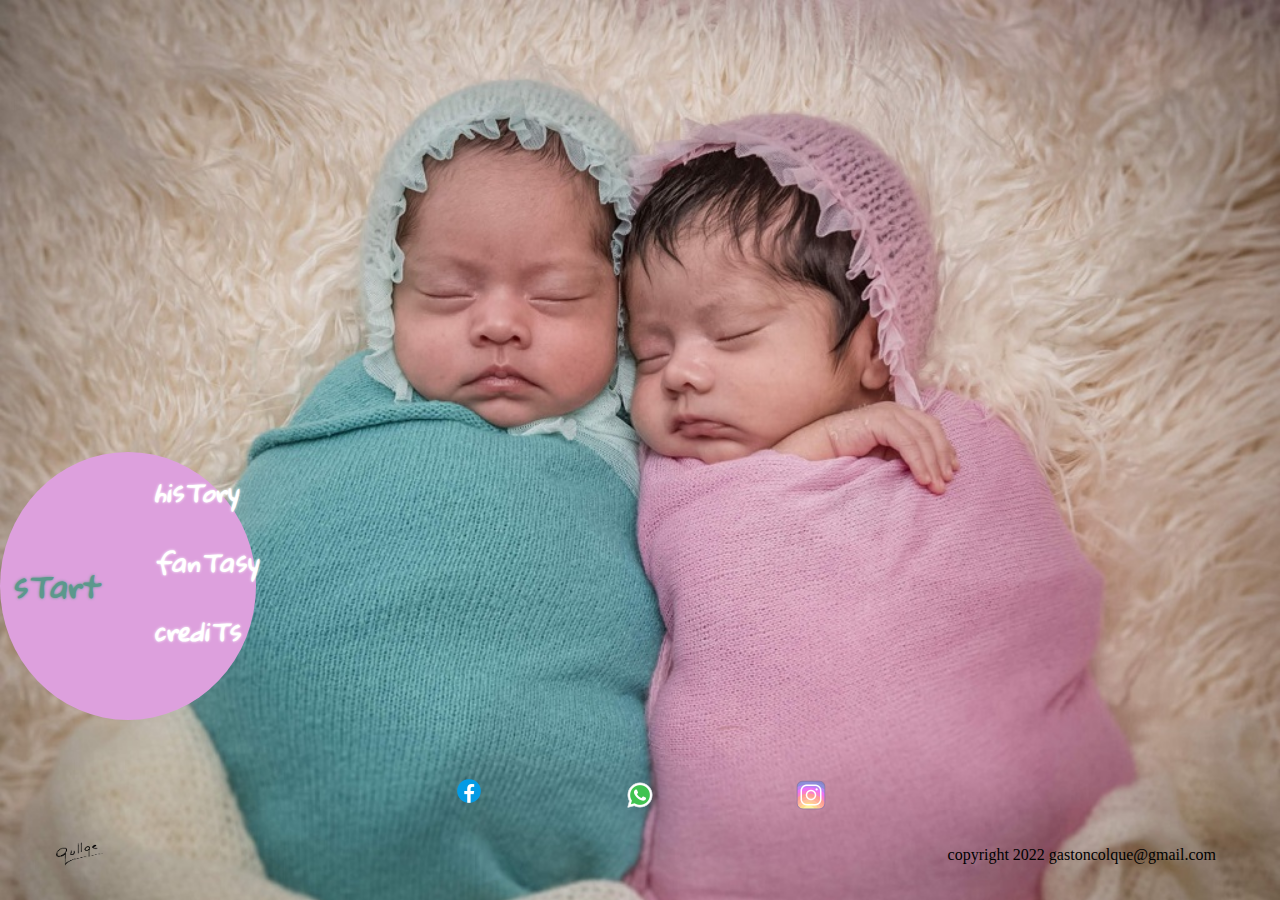
<file: index.html>
<!DOCTYPE html>
<html lang="en">
<head>
    <meta charset="UTF-8">
    <meta http-equiv="X-UA-Compatible" content="IE=edge">
    <meta name="viewport" content="width=device-width, initial-scale=1.0">
    <title>Mellis</title>
    <link rel="stylesheet" href="css/index.css">
    <link rel="preconnect" href="https://fonts.googleapis.com">
    <link rel="preconnect" href="https://fonts.gstatic.com" crossorigin>
    <link href="https://fonts.googleapis.com/css2?family=Gloria+Hallelujah&display=swap" rel="stylesheet">
</head>
<body style="background-image:url('img/umayalmabbs3.jpg')">
    <header></header>
    <main>
    <div><h4><a class="menu1" href="history.html" style="text-decoration:none">sTart</a></h4></div>
    <div class="lista"><ul>
        <li><a class="menu2" href="history.html">hisTory</a></li>
        <li><a class="menu2" href="fantasy.html">fanTasy</a></li>
        <li><a class="menu2" href="credits.html">crediTs</a></li>
        </ul>
    </div>
    </main>
    <div class="icons1">
    <div class="vacio"></div>
    <div class="icons2"><a href=""><img src="img/facebook.png" alt="facebook"></a><img src="img/whatsapp.png" alt="whatsapp"><img src="img/instagram.png" alt="instragram">
    </div>
    <div class="vacio"></div>
    </div>
    
    <footer>
        <div class="firma"><img src="img/firma.png" alt="firma"></div>
        <div class="copy"><p>copyright 2022 gastoncolque@gmail.com</p></div>

    </footer>
</body>
</html>
</file>
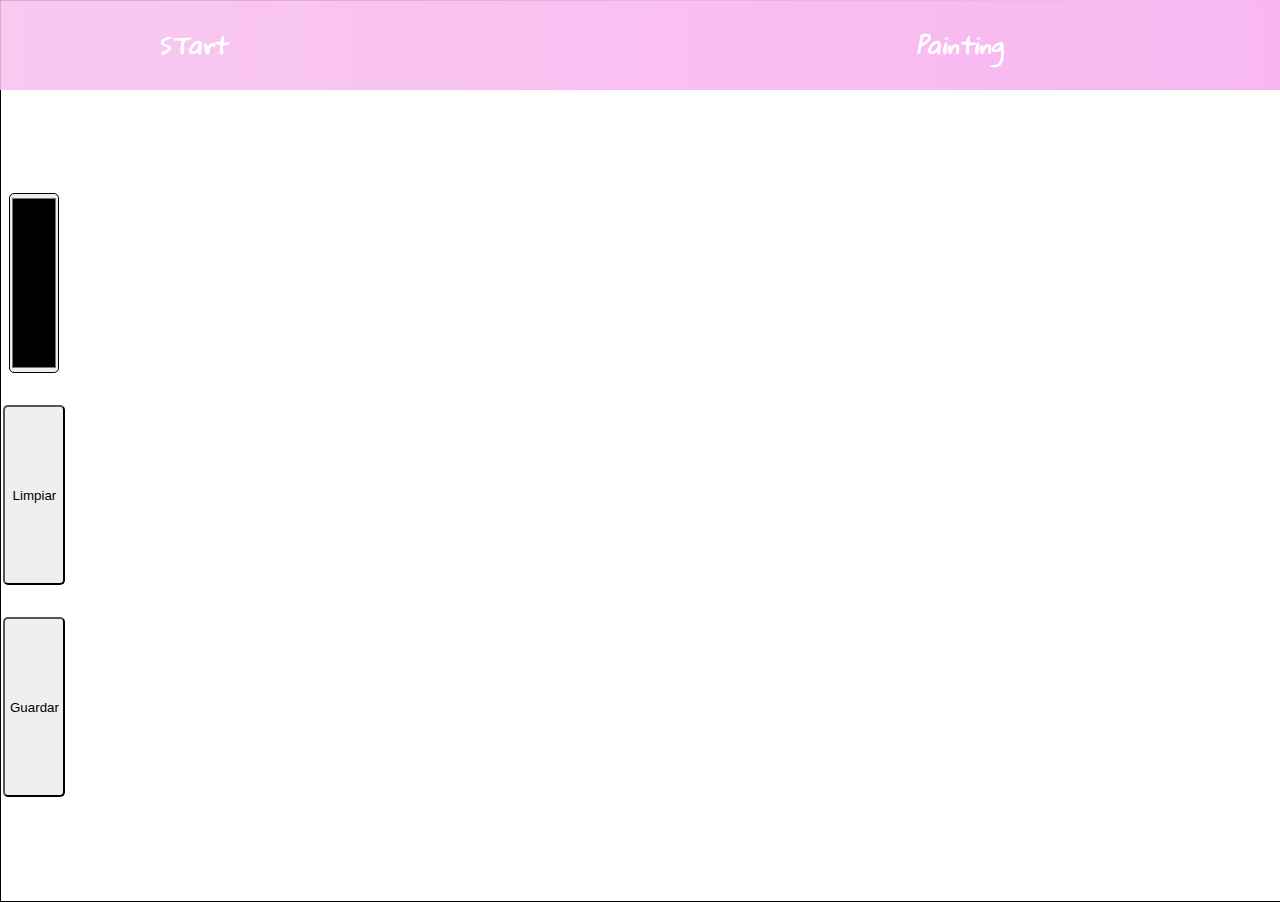
<file: fantasy.html>
<!DOCTYPE html>
<html lang="en">

<head>
    <meta charset="UTF-8">
    <meta http-equiv="X-UA-Compatible" content="IE=edge">
    <meta name="viewport" content="width=device-width, initial-scale=1.0">
    <title>Fantasia</title>
    <link rel="stylesheet" href="/css/fantasy.css">
    <!--fuente google fonts -->
    <link rel="preconnect" href="https://fonts.googleapis.com">
    <link rel="preconnect" href="https://fonts.gstatic.com" crossorigin>
    <link href="https://fonts.googleapis.com/css2?family=Fredoka+One&family=Gloria+Hallelujah&display=swap"
        rel="stylesheet">
    <style>
        canvas {
            border: 1px solid black;
        }
    </style>
</head>

<body>
    <nav>
        <div class="divnav1"><a href="../index.html">
                <h3>STart</h3>
            </a></div>
        <div class="divnav2"><a href="../fantasy.html">
                <h3>Painting</h3>
            </a>

            <a style="display:none;" href="../fdrawblocks.html">
                <h3>No developed</h3>
            </a><a style="display:none;" href="../drawedge.html">
                <h3>No developed</h3>
            </a>
        </div>
    </nav>

    <div style="display:flex;">


        <div class="sidebar">
            <div class="color-picker">
                <input class="color-pallet" type="color" id="color-input" value="#000000">
            </div>
            <button onclick="clearCanvas()" style="display:flex; width:90%; height:20vh">Limpiar</button>
            <button onclick="saveCanvas()" style="display:flex; width:90%; height:20vh">Guardar</button>
        </div>
        <canvas id="canvas" width="100vw" height="100vh"></canvas>
        <!-- <canvas id="canvas" width="1200vw" height="550vh" style="width:80vw; height:80vh;"></canvas> -->
    </div>


</body>
<script src="./js/scriptfantasy.js"></script>

</html>
</file>
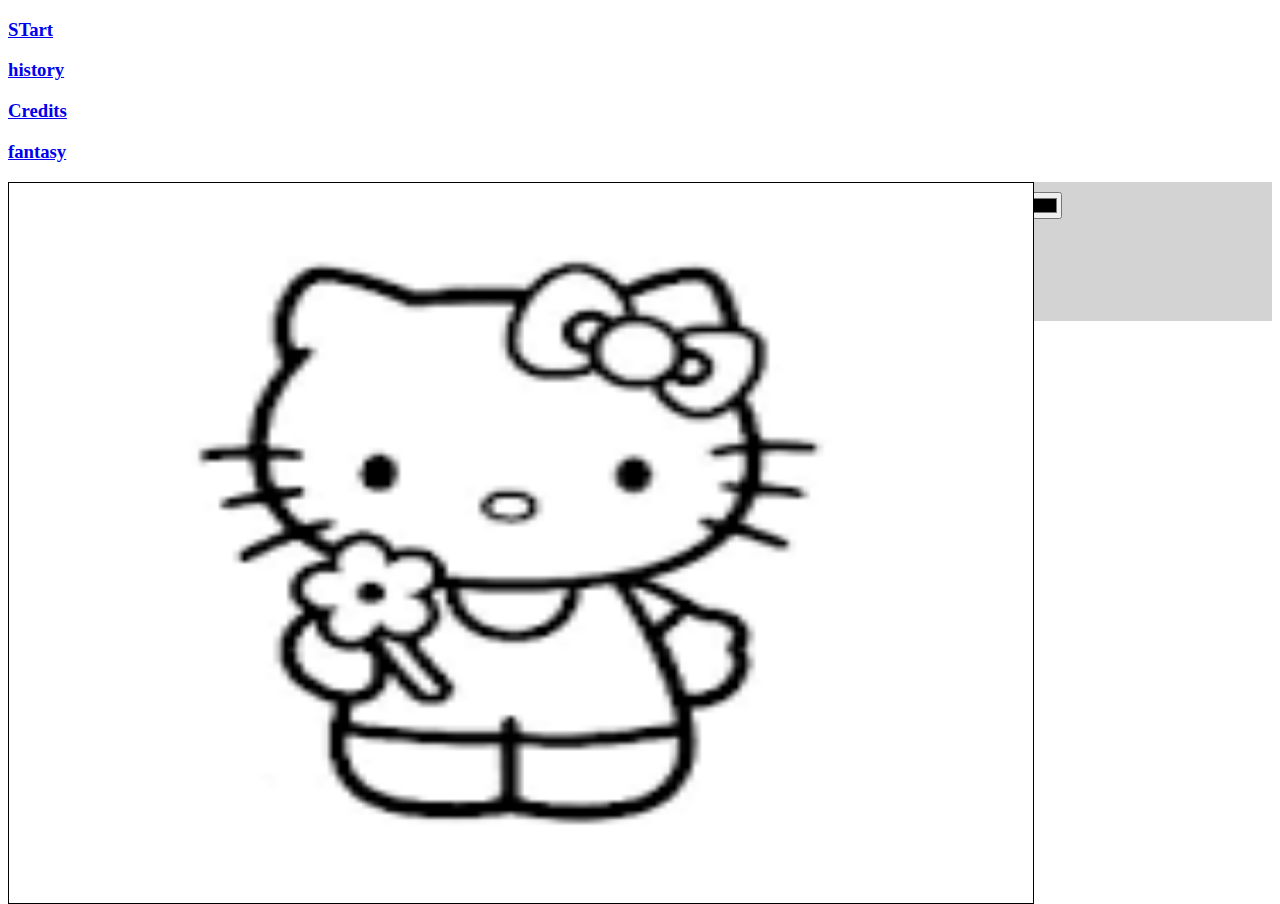
<file: fdrawblocks.html>
<!DOCTYPE html>
<html lang="en">

<head>
    <meta charset="UTF-8">
    <meta http-equiv="X-UA-Compatible" content="IE=edge">
    <meta name="viewport" content="width=device-width, initial-scale=1.0">
    <title>Fantasia</title>
    <link rel="stylesheet" href="./css/fdraw.css">
    <!--fuente google fonts -->
    <link rel="preconnect" href="https://fonts.googleapis.com">
    <link rel="preconnect" href="https://fonts.gstatic.com" crossorigin>
    <link href="https://fonts.googleapis.com/css2?family=Fredoka+One&family=Gloria+Hallelujah&display=swap"
        rel="stylesheet">
    <style>
        canvas {
            border: 1px solid black;
        }
    </style>
</head>

<body>
    <nav>
        <div class="divnav1"><a href="../index.html">
                <h3>STart</h3>
            </a></div>
        <div class="divnav2"><a href="../history.html">
                <h3>history</h3>
            </a>

            <a href="../credits.html">
                <h3>Credits</h3>
            </a><a href="../fantasy.html">
                <h3>fantasy</h3>
            </a>
        </div>
    </nav>


    <div class="container">
        <div class="canvas-wrapper">
            <canvas id="canvas" width="1200vw" height="550vh" style="width:80vw; height:80vh;" ></canvas>
            <img src="./img/drawimages/background-image.jpg" alt="Background Image" id="img">
        </div>
        <div class="sidebar" id="sidebar">
            <div class="color-picker">
                <input type="color" id="pallete" value="#000000">
            </div>
        </div>
    </div>


</body>
<script src="./js/scriptfdraw.js"></script>

</html>
</file>
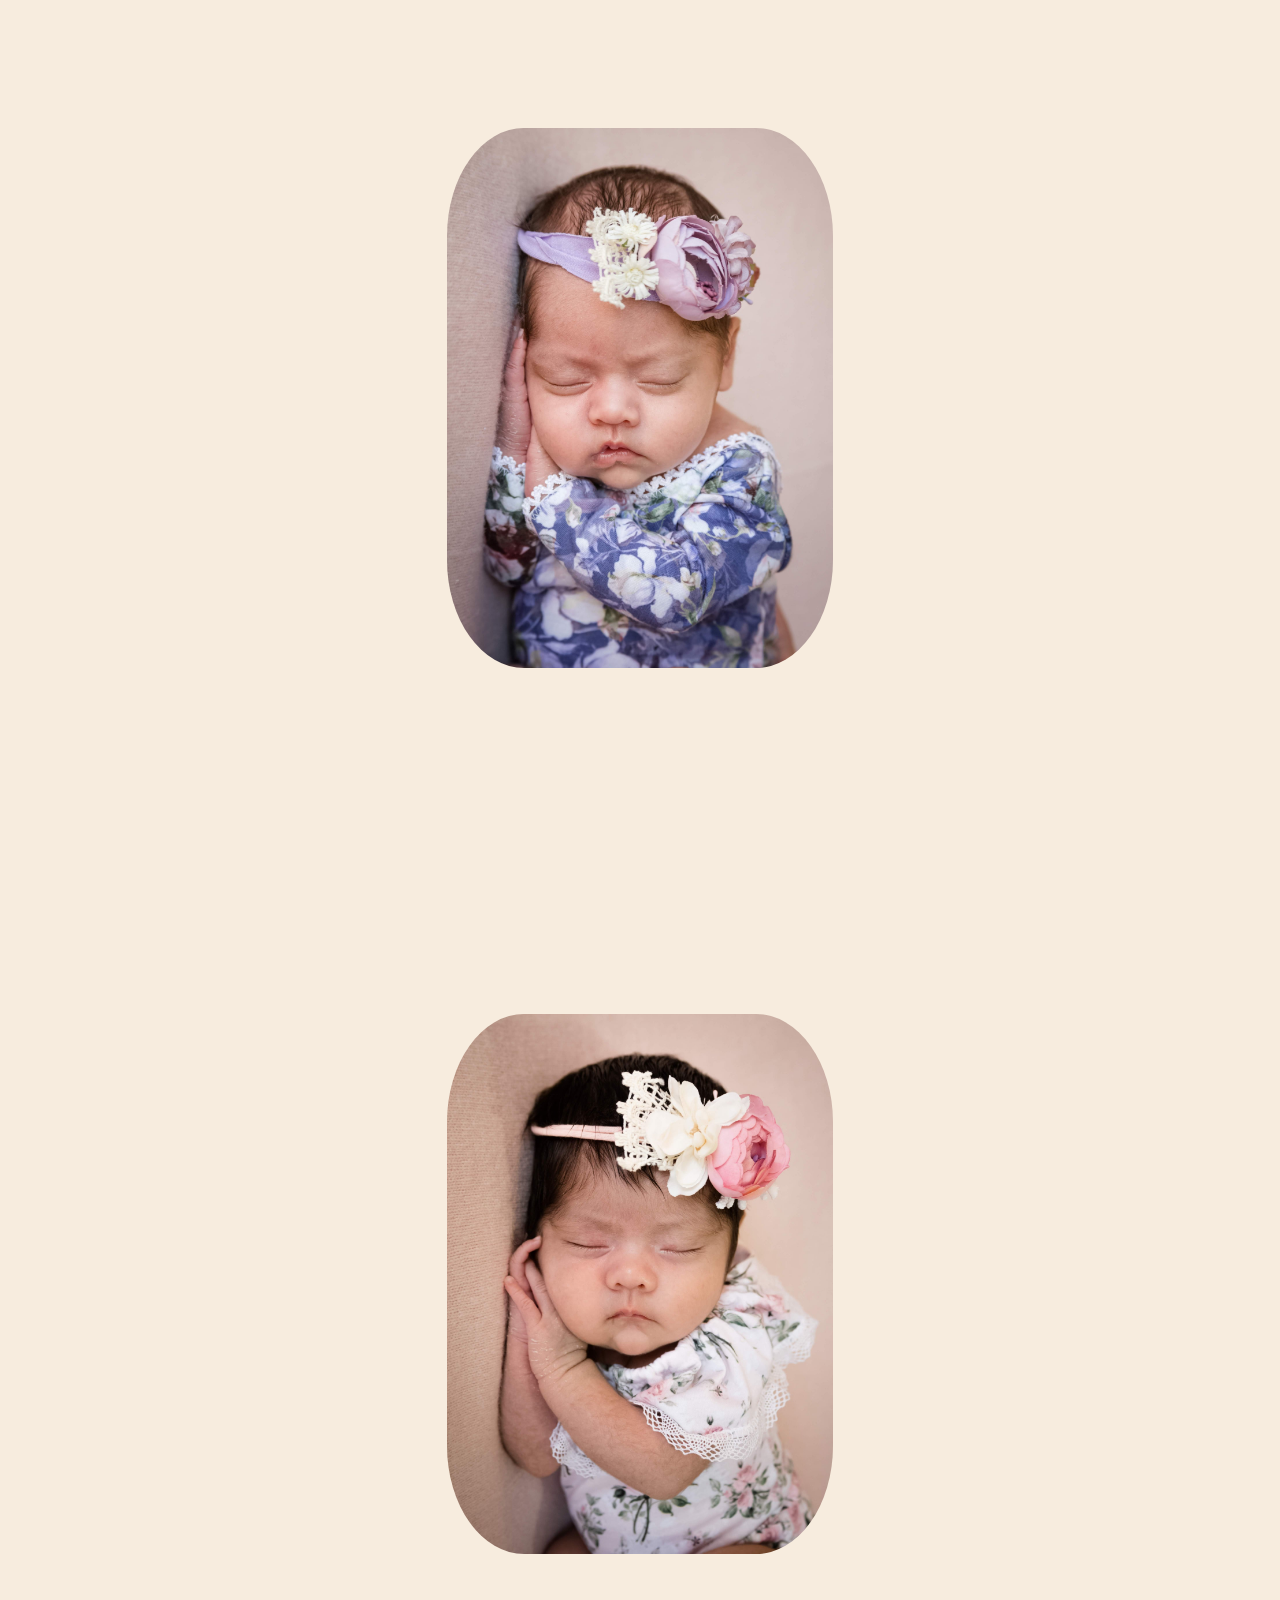
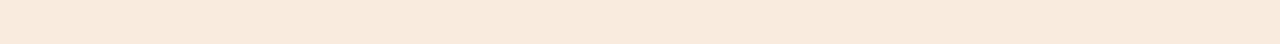
<file: history.html>
<!DOCTYPE html>
<html lang="en">
<head>
    <meta charset="UTF-8">
    <meta http-equiv="X-UA-Compatible" content="IE=edge">
    <meta name="viewport" content="width=device-width, initial-scale=1.0">
    <title>historia</title>
    <link rel="stylesheet" href="/css/history.css">
</head>
<body>
<div class="uma"><a href="/umayalma/alma.html"><img src="img/alma.jpg" alt="foto de uma" class="imguma"></a></div>
<div class="alma"><a href="/umayalma/uma.html"><img src="img/uma.jpg" alt="foto de alma" class="imguma"></a></div>
</body>
</html>
</file>
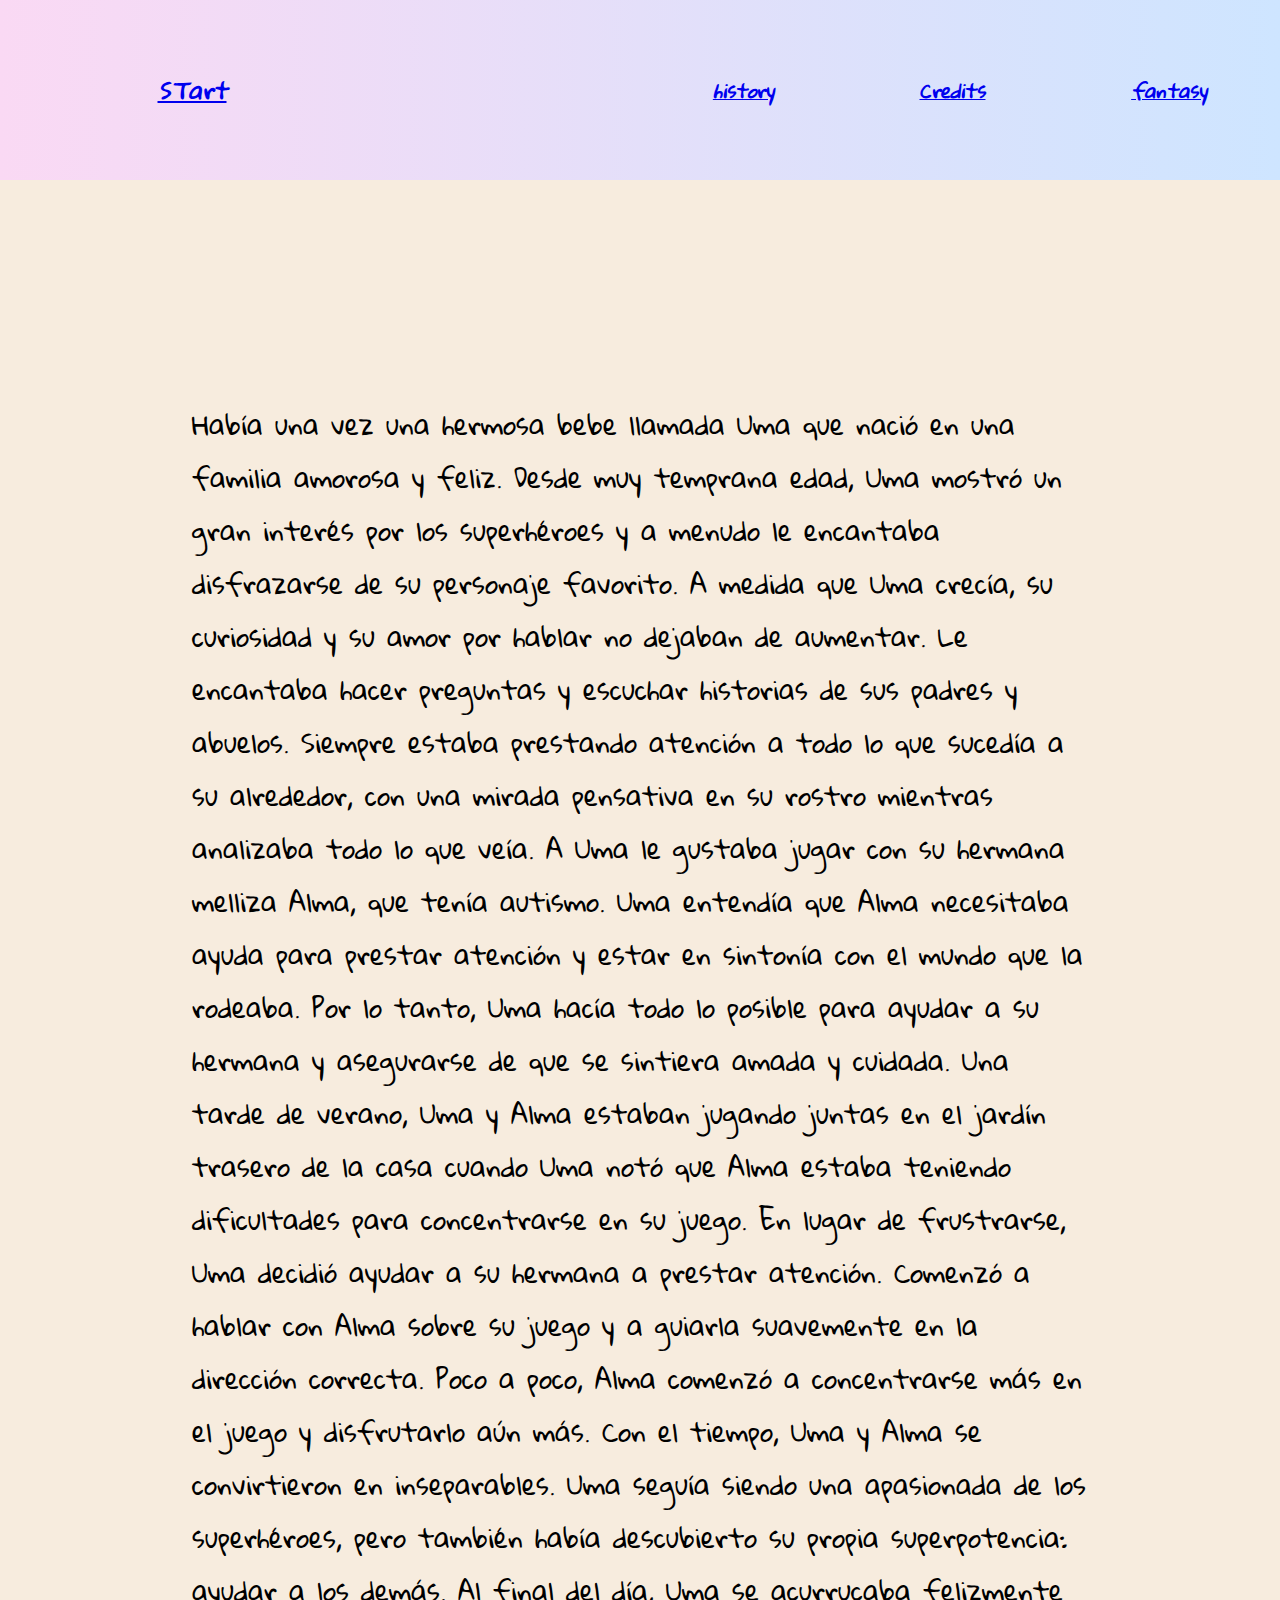
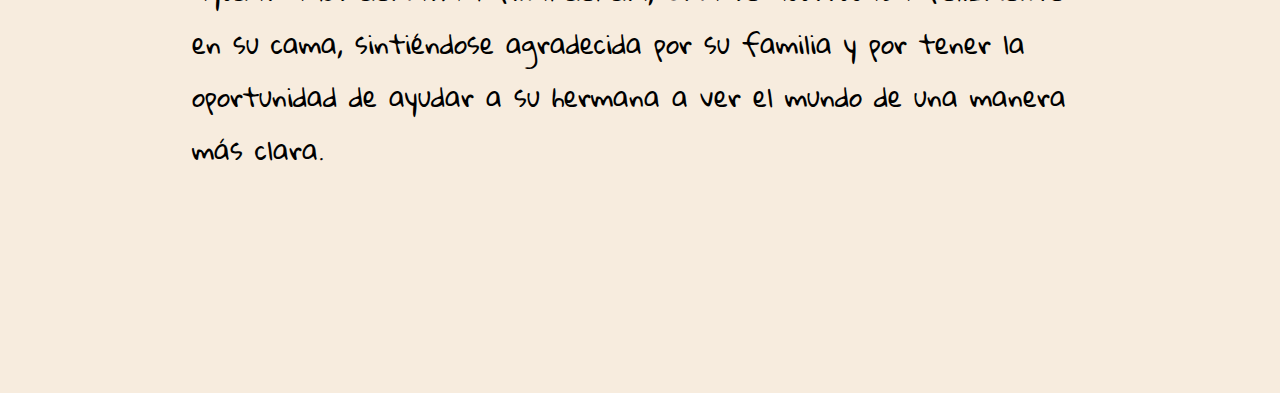
<file: umayalma/uma.html>
<!DOCTYPE html>
<html lang="en">

<head>
    <meta charset="UTF-8">
    <meta http-equiv="X-UA-Compatible" content="IE=edge">
    <meta name="viewport" content="width=device-width, initial-scale=1.0">
    <title>Alma</title>
    <link rel="stylesheet" href="/css/alma.css">
    <!--fuente google fonts -->
    <link rel="preconnect" href="https://fonts.googleapis.com">
    <link rel="preconnect" href="https://fonts.gstatic.com" crossorigin>
    <link href="https://fonts.googleapis.com/css2?family=Fredoka+One&family=Gloria+Hallelujah&display=swap"
        rel="stylesheet">



</head>

<body>


    <nav>

        <div class="divnav1"><a href="../index.html">
                <h3>STart</h3>
            </a></div>
        <div class="divnav2"><a href="../history.html">
                <h3>history</h3>
            </a>

            <a href="../credits.html">
                <h3>Credits</h3>
            </a><a href="../fantasy.html">
                <h3>fantasy</h3>
            </a>
        </div>

    </nav>
    <section class="section1">
        <div>
            <p>Había una vez una hermosa bebe llamada Uma que nació en una familia amorosa y feliz. Desde muy temprana
                edad, Uma
                mostró un gran interés por los superhéroes y a menudo le encantaba disfrazarse de su personaje favorito.

                A medida que Uma crecía, su curiosidad y su amor por hablar no dejaban de aumentar. Le encantaba hacer
                preguntas
                y escuchar historias de sus padres y abuelos. Siempre estaba prestando atención a todo lo que sucedía a
                su
                alrededor, con una mirada pensativa en su rostro mientras analizaba todo lo que veía.

                A Uma le gustaba jugar con su hermana melliza Alma, que tenía autismo. Uma entendía que Alma necesitaba
                ayuda
                para prestar atención y estar en sintonía con el mundo que la rodeaba. Por lo tanto, Uma hacía todo lo
                posible
                para ayudar a su hermana y asegurarse de que se sintiera amada y cuidada.

                Una tarde de verano, Uma y Alma estaban jugando juntas en el jardín trasero de la casa cuando Uma notó
                que Alma
                estaba teniendo dificultades para concentrarse en su juego. En lugar de frustrarse, Uma decidió ayudar a
                su
                hermana a prestar atención. Comenzó a hablar con Alma sobre su juego y a guiarla suavemente en la
                dirección
                correcta. Poco a poco, Alma comenzó a concentrarse más en el juego y disfrutarlo aún más.

                Con el tiempo, Uma y Alma se convirtieron en inseparables. Uma seguía siendo una apasionada de los
                superhéroes,
                pero también había descubierto su propia superpotencia: ayudar a los demás. Al final del día, Uma se
                acurrucaba
                felizmente en su cama, sintiéndose agradecida por su familia y por tener la oportunidad de ayudar a su
                hermana a
                ver el mundo de una manera más clara.</p>
        </div>
    </section>


</body>

</html>
</file>
<file: css/index.css>
body {
    align-items: center;
    background-position: center top;
    background-size: cover;
    background-repeat: none;
    display: flex;
    flex-direction: column;
    height: 100vh;
    margin: 0;

}

header {
    height: 55vh;
    width: 100%;
}

main {
    background-color: plum;
    border-radius: 60%;
    display: inline-flex;
    align-items: flex-end;
    justify-content: space-evenly;
    height: 25vh;
    width: 60vw;
    font-family: 'Gloria Hallelujah', cursive;
    font-style: italic;
    font-weight: bold;
    text-shadow: 0 0 3px;

}

ul {
    list-style: none;
}

.vacio {

    width: 30vw;
    height: 5vh;
}


.menu1 {
    display: inline-flex;
    justify-content: flex-start;
    align-items: center;
    color: rgb(92, 152, 140);
    text-decoration: none;
    font-size: 150%;
    width: 10vh;
    height: 17vh;


}

.menu2 {
    display: flex;
    text-decoration: none;
    color: white;
    /* list-style: none; */
    font-size: 120%;
    justify-content: space-between;
    align-items: flex-start;
    width: 10vh;
    height: 7.3vh;


}


footer {
    align-items: center;
    /* background-color:rgb(149, 140, 113); */
    display: inline-flex;
    justify-content: space-between;
    width: 100%;
    height: 10vh;
}

.icons1 {
    display: flex;
    align-items: flex-end;
    height: 10vh;
    width: 100vw;
}

.icons2 {
    display: inline-flex;
    align-items: flex-end;
    height: 10vh;
    justify-content: space-around;
    width: 40vw;
}

.firma {
    display: inline-flex;
    height: 10vh;
    width: 30vw;
    padding-left: 0%;
}

.copy {
    padding-right: 5%;
    display: flex;

}

/* efecto hover */

@media(hover:hover) {

    .menu1:hover {
        text-decoration: none;
        color: rgb(176, 81, 81);
    }

    .menu2:hover {

        color: rgb(46, 122, 84);
        text-decoration: none;


    }

}




/* si es mayor a 750px cambia */
@media (min-width:750px) {

    body {
        align-items: flex-start;
    }

    main {
        width: 20vw;
        height: 30vh;
        align-items: flex-start;
        justify-content: baseline;


    }

    .icons {
        width: 100%;
    }

    ul {
        display: list-item;
    }

    .menu1 {
        font-size: 180%;
        height: 25vh;
        align-items: center;


    }

    .menu2 {
        font-size: 150%;
        height: 7.7vh;
        align-items: flex-start;
        justify-items: flex-start;

    }

    @media (max-width:300px) {
        .firma {
            width: 100%;
        }

        main {
            width: 100vw;

        }

        ul {
            display: list-item;

        }

    }

    @media (min-width:301px)and(max-width:749px) {
        main {
            width: 50vw;
        }
    }
</file>
<file: css/fantasy.css>
:root {

    /* aca se pueden declarar variables */
}

body {
    margin: 0;
    display: flex;
    flex-direction: column;
    font-size: 62, 8%;
    /*equivalente a 16px */

}



/* todo lo del navbar */
nav {
    align-items: center;
    display: flex;

    /* background-color:plum; */
    background-image: linear-gradient(to right, rgba(248, 193, 238, 0.879), rgb(248, 183, 241));
    font-family: 'Gloria Hallelujah', cursive;
    font-weight: 800;
    height: 10vh;
    justify-content: space-between;
    position: absolute;
    top: 0;
    left: 0;
    z-index: 10;
    width: 100vw;
}

nav div {
    display: inline-flex;
    justify-content: space-around;
    font-style: oblique;
}

nav div a {
    color: white;
    font-size: 1.2rem;
    outline: none;
    text-decoration: none;
}

nav div a:hover {
    color: rgb(176, 81, 81);

}

.divnav1 {
    font-size: larger;
    padding-left: 5vw;
    width: 20vw;
}

.divnav2 {
    width: 50vw;
}


@media (min-width:500px) {

    section {
        font-size: 2.0vw;
    }

}

@media (max-width:501px) {

    img {
        align-items: flex-start;
        width: 4rem;
    }

    nav {
        height: 10vh;

    }

    nav div {
        display: list-item;

    }

    .divnav2 {
        list-style: none;
    }



}


.color-pallet {
    height: 20vh;
    border-radius: 5px;
    padding: 0;
    margin: 0;
}

.sidebar {
    display: flex;
    flex-direction: column;
    gap: 2rem;
    align-items: center;
    justify-content: center;
    position: absolute;
    top: 10vh;
    height: 90vh;
    left: 0;
    z-index: 10;

}

button {
    align-items: center;
    justify-content: center;
    padding: 0.5rem;
    border-radius: 5px;
}

canvas {
    /* height: 100vh;
    width: 100vw; */


}
</file>
<file: css/fdraw.css>
.container {
    display: flex;
    flex-direction: row;
  }
  
  .canvas-wrapper {
    position: relative;
    flex: 1;
  }
  
  #canvas {
    position: absolute;
    top: 0;
    left: 0;
  }
  
  .sidebar {
    flex-basis: 250px;
    background-color: lightgray;
    padding: 10px;
  }
  
  .color-picker {
    margin-bottom: 20px;
  }
  
  #color-input {
    width: 100%;
    height: 40px;
    border: none;
    border-radius: 5px;
    outline: none;
  }
</file>
<file: css/history.css>
body{
    margin:0;
    display:flex;
    align-items:center;
    justify-content:space-around;
    background-color: #F7ECDE;
    height:100vh;    
    flex-wrap: wrap;
    
}


.uma{

    align-items:center;
    height:70vh;
    border-radius: 20%;
    margin:10%;
        
}
.alma{
    align-items:center;
    height:70vh;    
    border-radius: 20%;
    margin:10%;
        
}

img{
    /* height: 100vh; */
    
    height:60vh;    
    border-radius: 20%;  

}
</file>
<file: css/alma.css>
:root{

    /* aca se pueden declarar variables */
}

body{margin:0;
    display:flex;
    flex-direction: column;
    font-size: 62,8%; /*equivalente a 16px */

}

/* colores se sacana de color hunt web */
section{
    display:inline-flex;
    flex-grow: 1;/*ocupan el espacio necesario */
    justify-content: space-around;
    align-items: center;
    /* width: 1; */
    /* height: 70vh; */
    padding: 15%;
    font-family: 'Fredoka One', cursive;
    font-family: 'Gloria Hallelujah', cursive;
    font-size: 3.3vw;
}
.section1{
    background-color:#F7ECDE;

}
.section2{
    background-color:#E9DAC1;
}
.section3{
    background-color:#9ED2C6;
}
.section4{
    background-color:#54BAB9;
}
.section5{
    background-color:#E9DAC1;
}
.section6{
    background-color:#E9DAC1;
}
.section7{
    background-color:#9ED2C6;
}
.section8{
    background-color:#54BAB9;
}

p{
    }

img{
    padding: 10%;
    margin:10%;
    background-color:#F7ECDE;
    width: 200px;
    border-bottom-color: black;
    border-bottom: 30%;
    border-radius: 20%;
}




/* todo lo del navbar */
nav{
    align-items: center;
    display: flex;
    /* background-color:plum; */
    background-image: linear-gradient(to right, rgb(250, 217, 244) , rgb(206, 229, 255));
    font-family: 'Gloria Hallelujah', cursive;
    font-weight: 800;
    height:20vh;
    justify-content: space-between;
}
nav div{
    display:inline-flex;
    justify-content: space-around;
    font-style:oblique;
}
.divnav1{
    font-size: larger;
    padding-left: 5vw;
    width: 20vw;
}

.divnav2{
    width: 50vw;
}


@media (min-width:500px){

    section{
        font-size: 2.0vw;
    }
    
    }
    
    @media (max-width:501px){
    
    img{
        align-items:flex-start;
       width: 4rem;
    }
    
    nav{
        height:40vh;
  
        }
    nav div{
        display:list-item;
    
    }
    .divnav2{
        list-style: none;    
    }

    
    
    }
</file>
